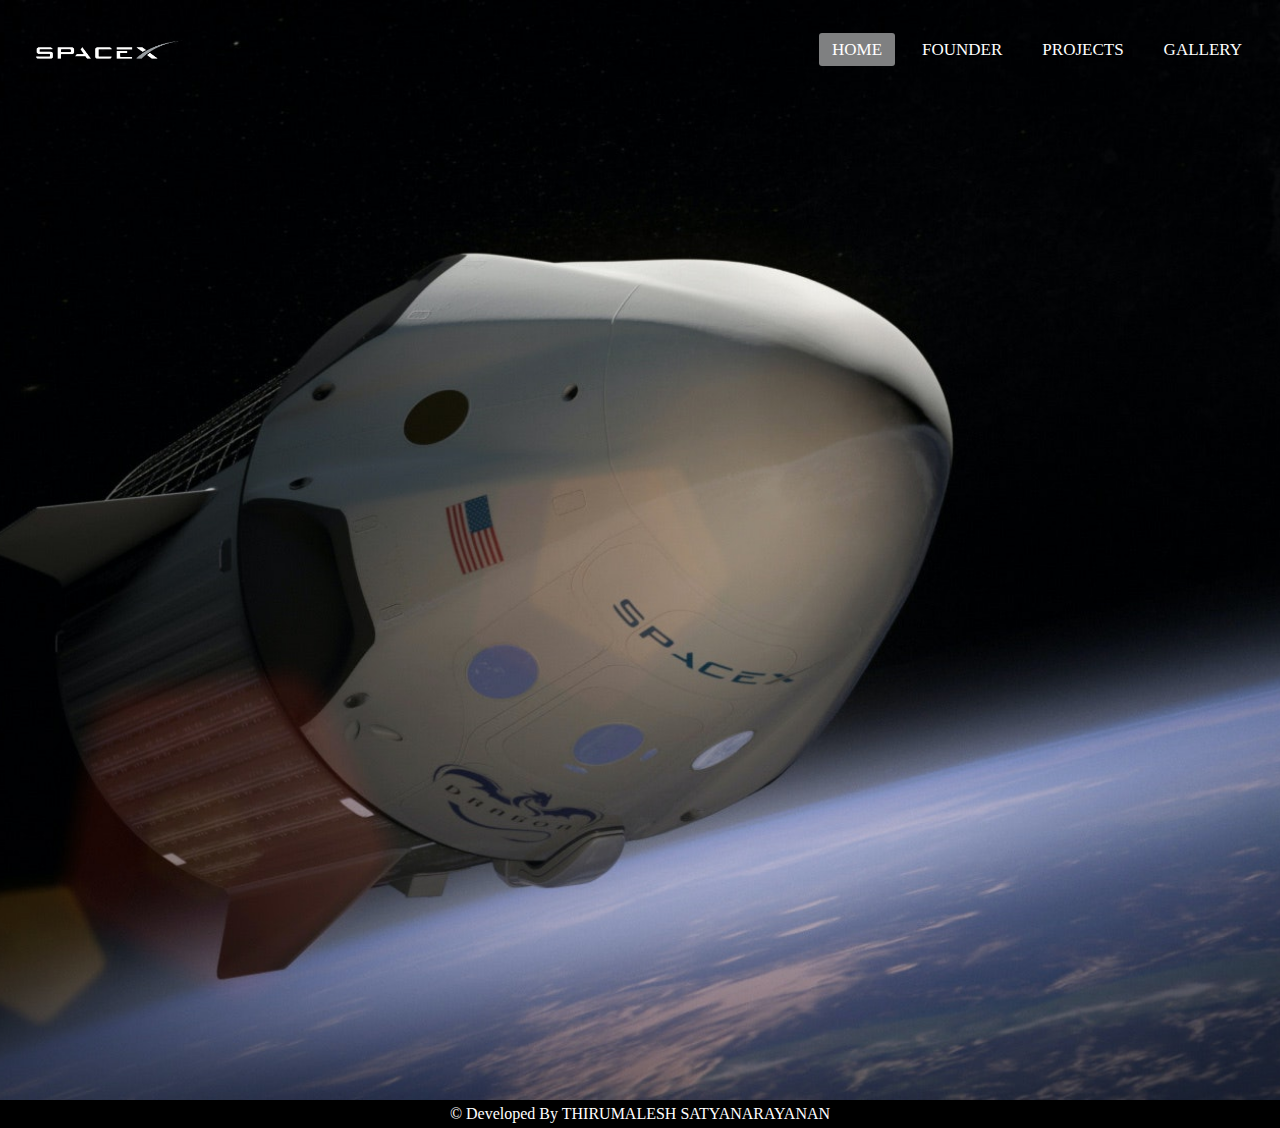
<file: index.html>
<!DOCTYPE html>
<html>
<head>
  <meta name="viewport" content="width=device-width, initial-scale=1">
  <link rel="stylesheet" href="https://cdn.jsdelivr.net/npm/bootstrap@4.6.2/dist/css/bootstrap.min.css" integrity="sha384-xOolHFLEh07PJGoPkLv1IbcEPTNtaed2xpHsD9ESMhqIYd0nLMwNLD69Npy4HI+N" crossorigin="anonymous">
  <link rel="stylesheet" href="./css/style.css">
  <link rel="stylesheet" href="./css/navbar.css">
  <title>SpaceX Home</title>
  <link rel="stylesheet" href="https://cdnjs.cloudflare.com/ajax/libs/font-awesome/5.15.3/css/all.min.css"/>

</head>
<body>


  <div class="bgimage">
    <!-- <div class="overlay"> -->
      <nav>
        <input type="checkbox" id="check">
        <label for="check" class="checkbtn">
          <i class="fas fa-bars"></i>
        </label>
        <label class="logo">
          <img src="./images/logo.png" height="100px" alt="SpaceX">
        </label>
        <ul>
          <li><a class="active" href="#">Home</a></li>
          <li><a href="/founder">Founder</a></li>
          <li><a href="/projects">Projects</a></li>
          <li><a href="/gallery">Gallery</a></li>
        </ul>
      </nav>
    <!-- </div> -->
    
    <div class="header1">
      <h1>
        <span>S</span>
        <span>P</span>
        <span>A</span>
        <span>C</span>
        <span>E</span>
        <span>X</span>
      </h1>
    </div>
    <div class="subtitles">
      <span>Reaching Beyond Earth, Together.</span>
    </div>
  </div>
  <footer class="footer">
    <p>&copy; Developed By <a href="https://www.linkedin.com/in/thirumalesh-satyanarayanan-663236279/" target="_blank">THIRUMALESH SATYANARAYANAN</a></p>
  </footer>

<script>
  const checkBtn = document.querySelector('.checkbtn');
  const subtitles = document.querySelector('.subtitles');
  const title = document.querySelector(".header1");

  // Add an event listener to the checkBtn
  checkBtn.addEventListener('click', () => {
    if (subtitles.style.display === 'none' && title.style.display === 'none') {
      subtitles.style.display = 'block';
      title.style.display = 'block';
    } else {
      subtitles.style.display = 'none';
      title.style.display = 'none';
    }
  });
</script>




  <script src="https://cdn.jsdelivr.net/npm/jquery@3.5.1/dist/jquery.slim.min.js" integrity="sha384-DfXdz2htPH0lsSSs5nCTpuj/zy4C+OGpamoFVy38MVBnE+IbbVYUew+OrCXaRkfj" crossorigin="anonymous"></script>
  <script src="https://cdn.jsdelivr.net/npm/bootstrap@4.6.2/dist/js/bootstrap.bundle.min.js" integrity="sha384-Fy6S3B9q64WdZWQUiU+q4/2Lc9npb8tCaSX9FK7E8HnRr0Jz8D6OP9dO5Vg3Q9ct" crossorigin="anonymous"></script>
</body>
</html>
</file>
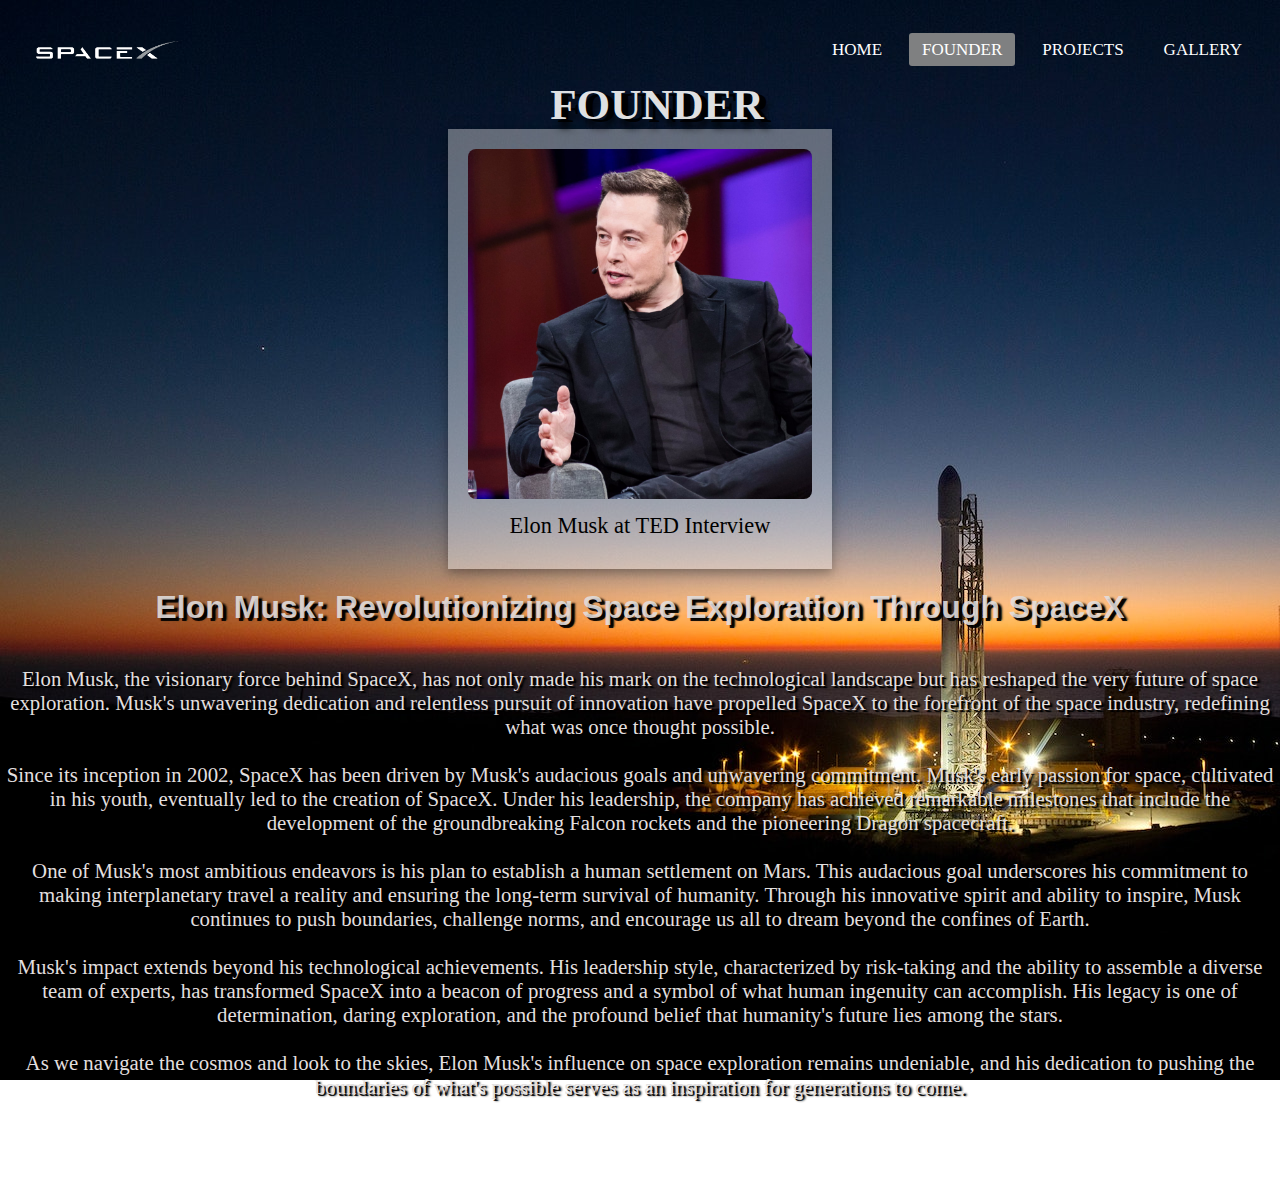
<file: founder.html>
<!DOCTYPE html>
<html lang="en">
<head>
    <meta charset="UTF-8">
    <meta name="viewport" content="width=device-width, initial-scale=1.0">
    <title>SpaceX Founder</title>
    <link rel="stylesheet" href="https://cdn.jsdelivr.net/npm/bootstrap@4.6.2/dist/css/bootstrap.min.css" integrity="sha384-xOolHFLEh07PJGoPkLv1IbcEPTNtaed2xpHsD9ESMhqIYd0nLMwNLD69Npy4HI+N" crossorigin="anonymous">
    <link rel="stylesheet" href="./css/style.css">
    <link rel="stylesheet" href="./css/navbar.css">

    
  <link rel="stylesheet" href="https://cdnjs.cloudflare.com/ajax/libs/font-awesome/5.15.3/css/all.min.css"/>
   

</head>
<body style='background: url("./images/founder.jpg") no-repeat fixed; ' >
    <nav>
        <input type="checkbox" id="check">
        <label for="check" class="checkbtn">
          <i class="fas fa-bars"></i>
        </label>
        <label class="logo">
          <img src="./images/logo.png" height="100px" alt="SpaceX">
        </label>
        <ul>
          <li><a href="/index">Home</a></li>
          <li><a class="active" href="/founder">Founder</a></li>
          <li><a href="/projects">Projects</a></li>
          <li><a href="/gallery">Gallery</a></li>
        </ul>
      </nav>

        <h2>FOUNDER</h2>
        <div class="muskimg">
            <img src="/images/musk.jpg" alt="Elon musk">
            <div class="container2">
            <p>Elon Musk at TED Interview</p>
            </div>
        </div>    
        <div class="para">
            <h3>Elon Musk: Revolutionizing Space Exploration Through SpaceX</h3>
            <p>Elon Musk, the visionary force behind SpaceX, has not only made his mark on the technological landscape but has reshaped the very future of space exploration. Musk's unwavering dedication and relentless pursuit of innovation have propelled SpaceX to the forefront of the space industry, redefining what was once thought possible. <br>
               <br> 
                Since its inception in 2002, SpaceX has been driven by Musk's audacious goals and unwavering commitment. Musk's early passion for space, cultivated in his youth, eventually led to the creation of SpaceX. Under his leadership, the company has achieved remarkable milestones that include the development of the groundbreaking Falcon rockets and the pioneering Dragon spacecraft. <br>
                <br>
                One of Musk's most ambitious endeavors is his plan to establish a human settlement on Mars. This audacious goal underscores his commitment to making interplanetary travel a reality and ensuring the long-term survival of humanity. Through his innovative spirit and ability to inspire, Musk continues to push boundaries, challenge norms, and encourage us all to dream beyond the confines of Earth. <br>
                <br>
                Musk's impact extends beyond his technological achievements. His leadership style, characterized by risk-taking and the ability to assemble a diverse team of experts, has transformed SpaceX into a beacon of progress and a symbol of what human ingenuity can accomplish. His legacy is one of determination, daring exploration, and the profound belief that humanity's future lies among the stars. <br>
                <br>
                As we navigate the cosmos and look to the skies, Elon Musk's influence on space exploration remains undeniable, and his dedication to pushing the boundaries of what's possible serves as an inspiration for generations to come. <br>
            </p>
            <br>
            <h4 style="color: white;">"When something is important enough, you do it even if the odds are not in your favor." - Elon Musk</h4>    
          <br>
            
        </div>
        
        
        </div>
        <script>
            const checkBtn = document.querySelector('.checkbtn');
            const subtitles = document.querySelector('.subtitles');
            const title = document.querySelector(".header1");
          
            // Add an event listener to the checkBtn
            checkBtn.addEventListener('click', () => {
              if (subtitles.style.display === 'none' && title.style.display === 'none') {
                subtitles.style.display = 'block';
                title.style.display = 'block';
              } else {
                subtitles.style.display = 'none';
                title.style.display = 'none';
              }
            });
          </script>
  
  <script src="https://cdn.jsdelivr.net/npm/jquery@3.5.1/dist/jquery.slim.min.js" integrity="sha384-DfXdz2htPH0lsSSs5nCTpuj/zy4C+OGpamoFVy38MVBnE+IbbVYUew+OrCXaRkfj" crossorigin="anonymous"></script>
  <script src="https://cdn.jsdelivr.net/npm/bootstrap@4.6.2/dist/js/bootstrap.bundle.min.js" integrity="sha384-Fy6S3B9q64WdZWQUiU+q4/2Lc9npb8tCaSX9FK7E8HnRr0Jz8D6OP9dO5Vg3Q9ct" crossorigin="anonymous"></script>
</html>
</file>
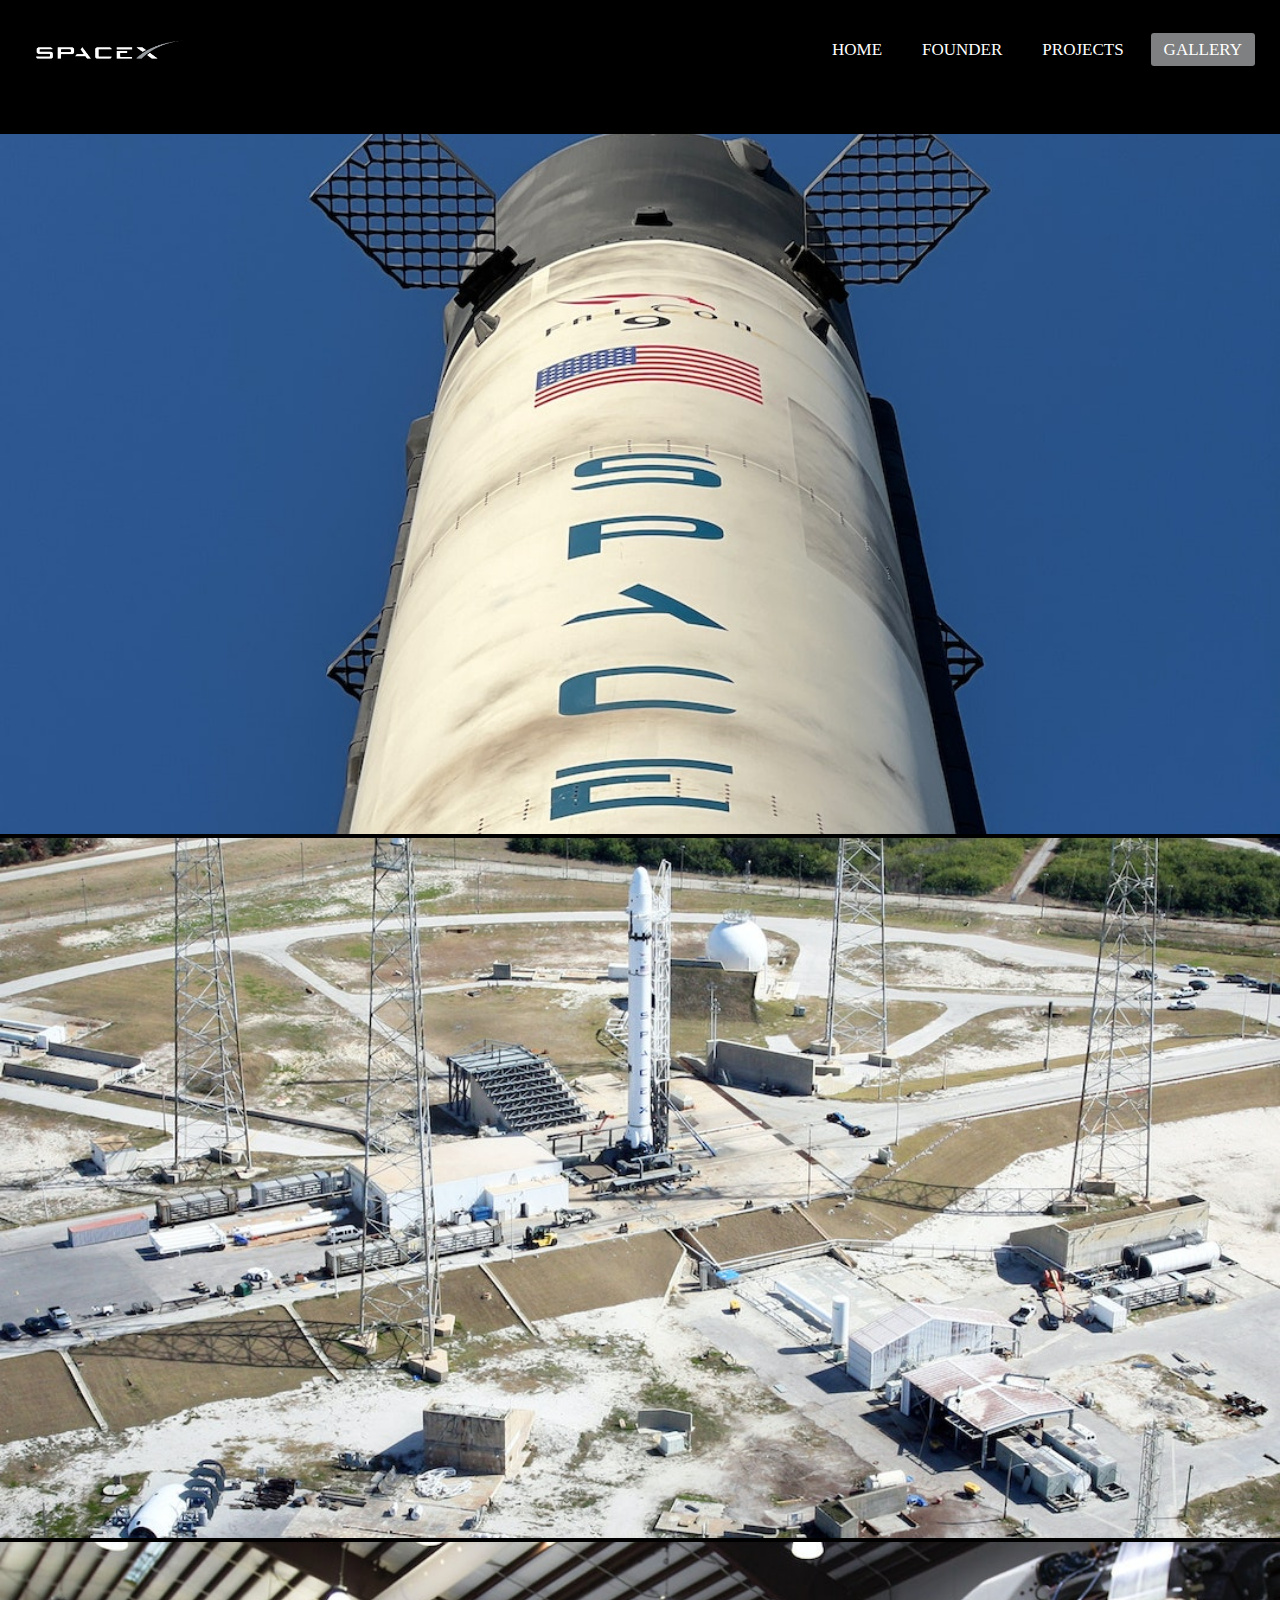
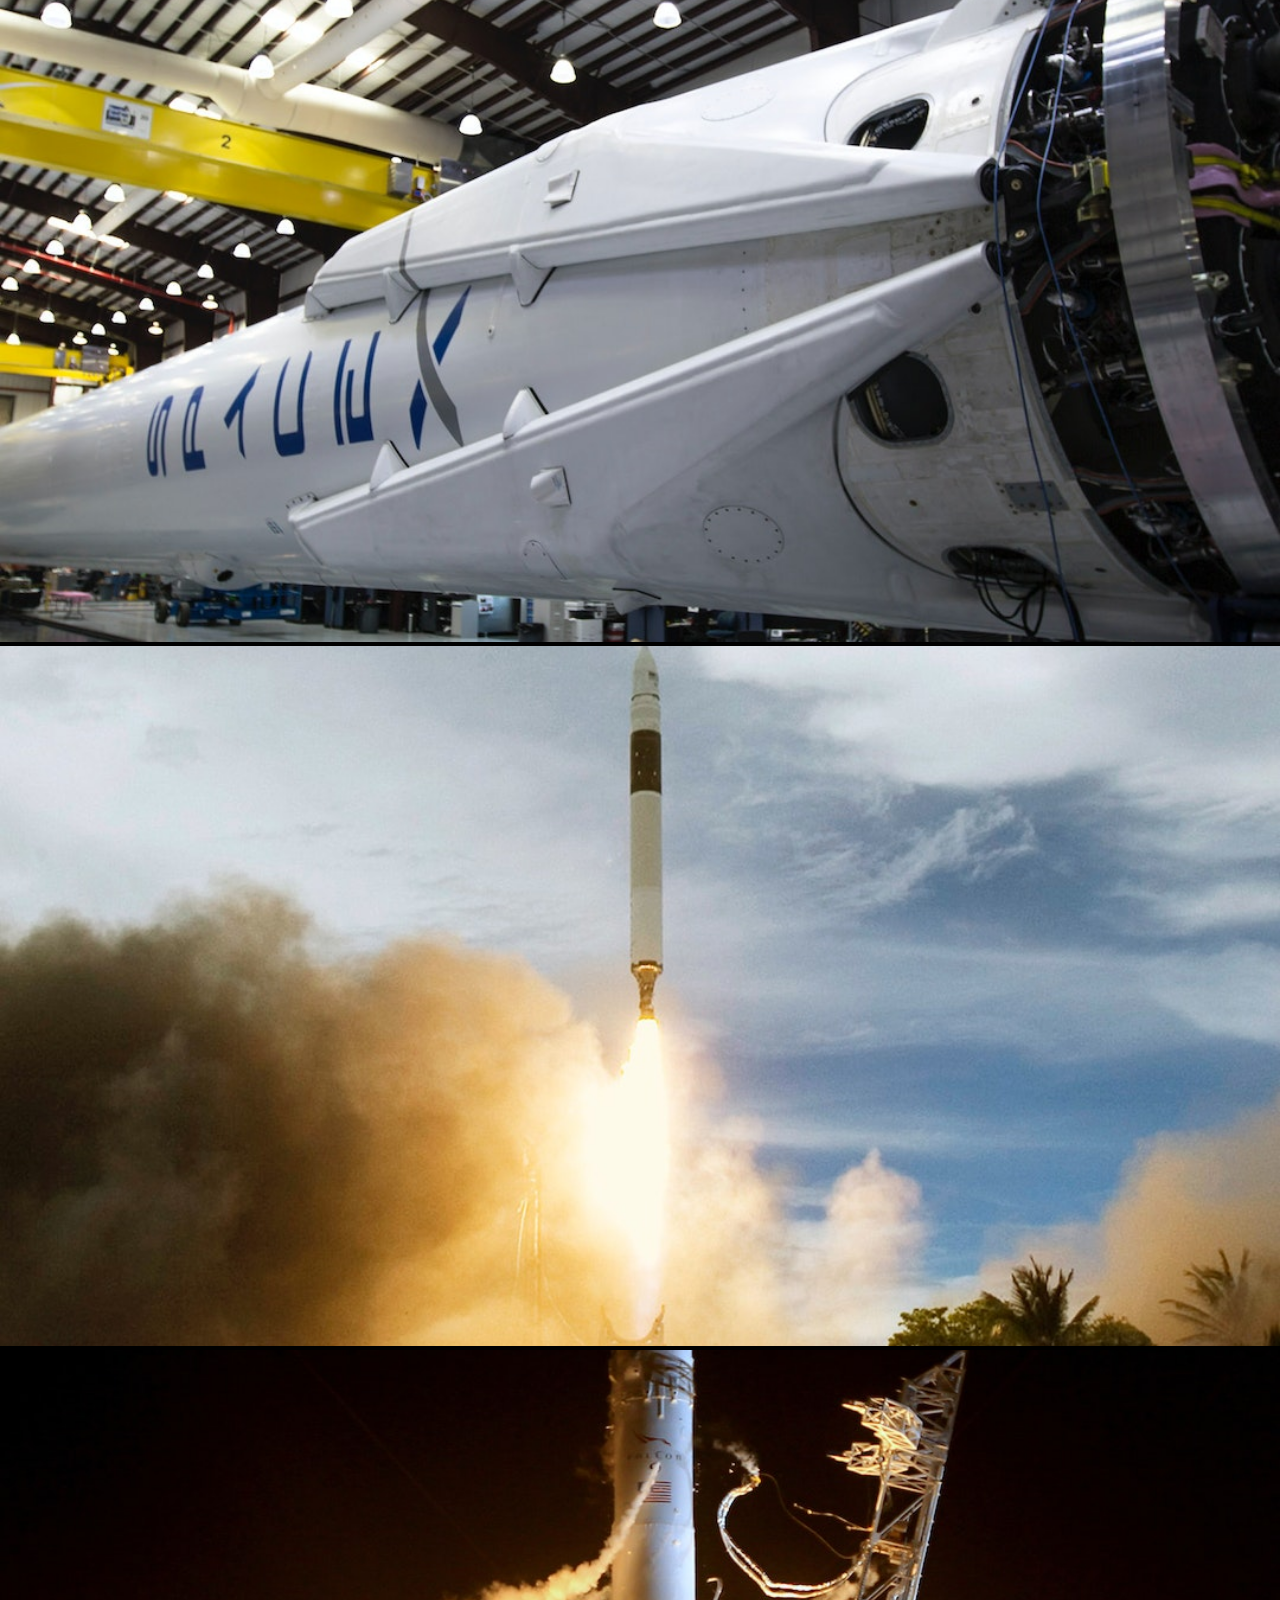
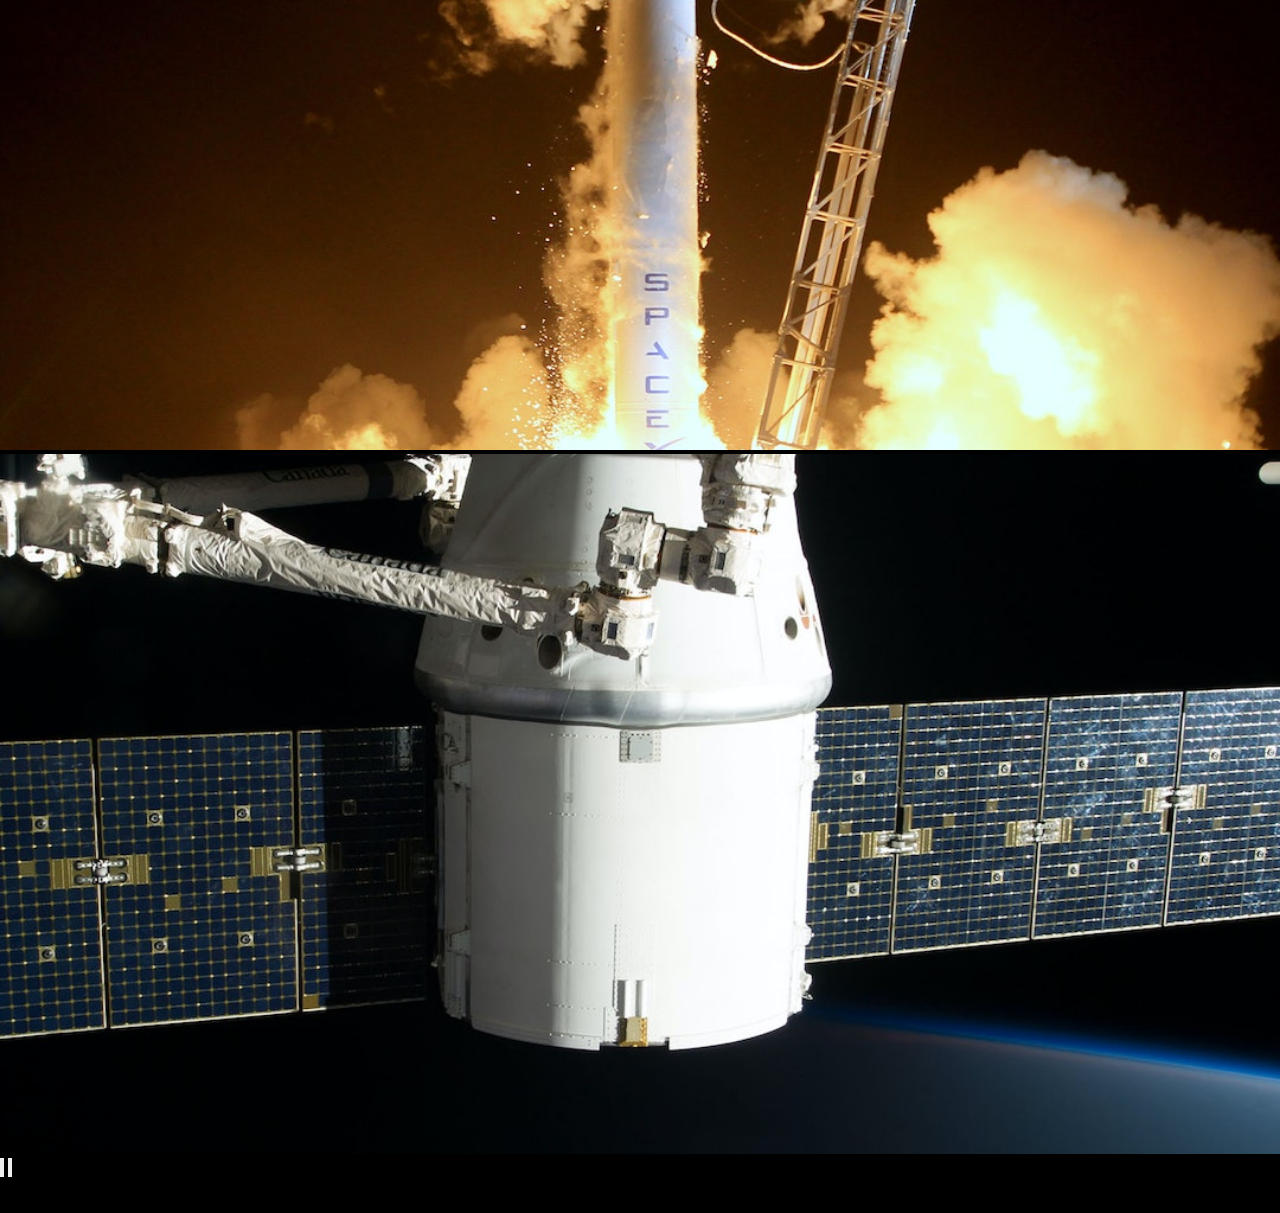
<file: gallery.html>
<!DOCTYPE html>
<html lang="en">
<head>
  <title class="gal">SpaceX Gallery</title>
  <meta charset="utf-8">
  <meta name="viewport" content="width=device-width, initial-scale=1">
  <link rel="stylesheet" href="https://cdn.jsdelivr.net/npm/bootstrap@4.6.2/dist/css/bootstrap.min.css" integrity="sha384-xOolHFLEh07PJGoPkLv1IbcEPTNtaed2xpHsD9ESMhqIYd0nLMwNLD69Npy4HI+N" crossorigin="anonymous">
    <link rel="stylesheet" href="./css/style.css">
    <link rel="stylesheet" href="./css/navbar.css">

    <link rel="stylesheet" href="https://cdnjs.cloudflare.com/ajax/libs/font-awesome/5.15.3/css/all.min.css"/>
  <style>
    /* Custom CSS for larger carousel images on mobile view */
    @media (max-width: 576px) {
  .carousel-inner img {
    width: 100%;
    max-height: 400px; /* You can adjust the maximum height as needed */
    object-fit: cover;
  }
}
   
    @media (max-width: 576px) {
      .carousel-inner img {
        width: 100%;
        max-height: 400px; /* You can adjust the maximum height as needed */
        object-fit: cover;
      }
    }
  </style>

</head>
<body style="background-color: black;">
  <nav>
    <input type="checkbox" id="check">
    <label for="check" class="checkbtn">
      <i class="fas fa-bars"></i>
    </label>
    <label class="logo">
      <img src="./images/logo.png" height="100px" alt="SpaceX">
    </label>
    <ul>
      <li><a href="/index">Home</a></li>
      <li><a href="/founder">Founder</a></li>
      <li><a href="/projects">Projects</a></li>
      <li><a class="active" href="/gallery">Gallery</a></li>
    </ul>
  </nav>
<br>
<br>
<br>

<div class="container">
  <div id="carouselExampleCaptions" class="carousel slide" data-ride="carousel">
    <ol class="carousel-indicators">
      <li data-target="#carouselExampleCaptions" data-slide-to="0" class="active"></li>
      <li data-target="#carouselExampleCaptions" data-slide-to="1"></li>
      <li data-target="#carouselExampleCaptions" data-slide-to="2"></li>
      <li data-target="#carouselExampleCaptions" data-slide-to="3"></li>
      <li data-target="#carouselExampleCaptions" data-slide-to="4"></li>
      <li data-target="#carouselExampleCaptions" data-slide-to="5"></li>
    </ol>
    <div class="carousel-inner">
      <div class="carousel-item active">
        <img src="/images/ver8.jpg" class="d-block w-100" alt="...">
        <div class="carousel-caption d-none d-md-block">
        </div>
      </div>
      <div class="carousel-item">
        <img src="/images/ver2.jpg" class="d-block w-100" alt="...">
        <div class="carousel-caption d-none d-md-block">
        </div>
      </div>
      <div class="carousel-item">
        <img src="images/ver9.jpg" class="d-block w-100" alt="...">
        <div class="carousel-caption d-none d-md-block">
        </div>
      </div>
      <div class="carousel-item">
        <img src="images/ver4.jpg" class="d-block w-100" alt="...">
        <div class="carousel-caption d-none d-md-block">
        </div>
      </div>
      <div class="carousel-item">
        <img src="images/ver6.jpg" class="d-block w-100" alt="...">
        <div class="carousel-caption d-none d-md-block">
        </div>
      </div>
      <div class="carousel-item">
        <img src="images/ver5.jpg" class="d-block w-100" alt="...">
        <div class="carousel-caption d-none d-md-block">
        </div>
      </div>
    </div>
    <button class="carousel-control-prev" type="button" data-target="#carouselExampleCaptions" data-slide="prev">
      <span class="carousel-control-prev-icon" aria-hidden="true"></span>
      <span class="sr-only">Previous</span>
    </button>
    <button class="carousel-control-next" type="button" data-target="#carouselExampleCaptions" data-slide="next">
      <span class="carousel-control-next-icon" aria-hidden="true"></span>
      <span class="sr-only">Next</span>
    </button>
  </div>
</div>
<!-- <script>
  const checkBtn = document.querySelector('.checkbtn');
  const header2 = document.querySelector('.header2');
  const timelineEntries = document.querySelectorAll('.dabba');

 
  checkBtn.addEventListener('click', () => {
    header2.style.display = header2.style.display === 'none' ? 'block' : 'none';
    timelineEntries.forEach(entry => {
      entry.style.display = entry.style.display === 'none' ? 'block' : 'none';
    });
  });
</script> -->
<script>
  const checkBtn = document.querySelector('.checkbtn');
  const container = document.querySelectorAll('.container');

  // Toggle carousel captions and navigation on hamburger menu click
  checkBtn.addEventListener('click', () => {
    container.forEach(caption => {
      caption.classList.toggle('d-none'); // Toggle the 'd-none' class
    });
  });
</script>

<br />
<br />
<script src="https://cdn.jsdelivr.net/npm/jquery@3.5.1/dist/jquery.slim.min.js" integrity="sha384-DfXdz2htPH0lsSSs5nCTpuj/zy4C+OGpamoFVy38MVBnE+IbbVYUew+OrCXaRkfj" crossorigin="anonymous"></script>
<script src="https://cdn.jsdelivr.net/npm/bootstrap@4.6.2/dist/js/bootstrap.bundle.min.js" integrity="sha384-Fy6S3B9q64WdZWQUiU+q4/2Lc9npb8tCaSX9FK7E8HnRr0Jz8D6OP9dO5Vg3Q9ct" crossorigin="anonymous"></script>
</body>
</html>
</file>
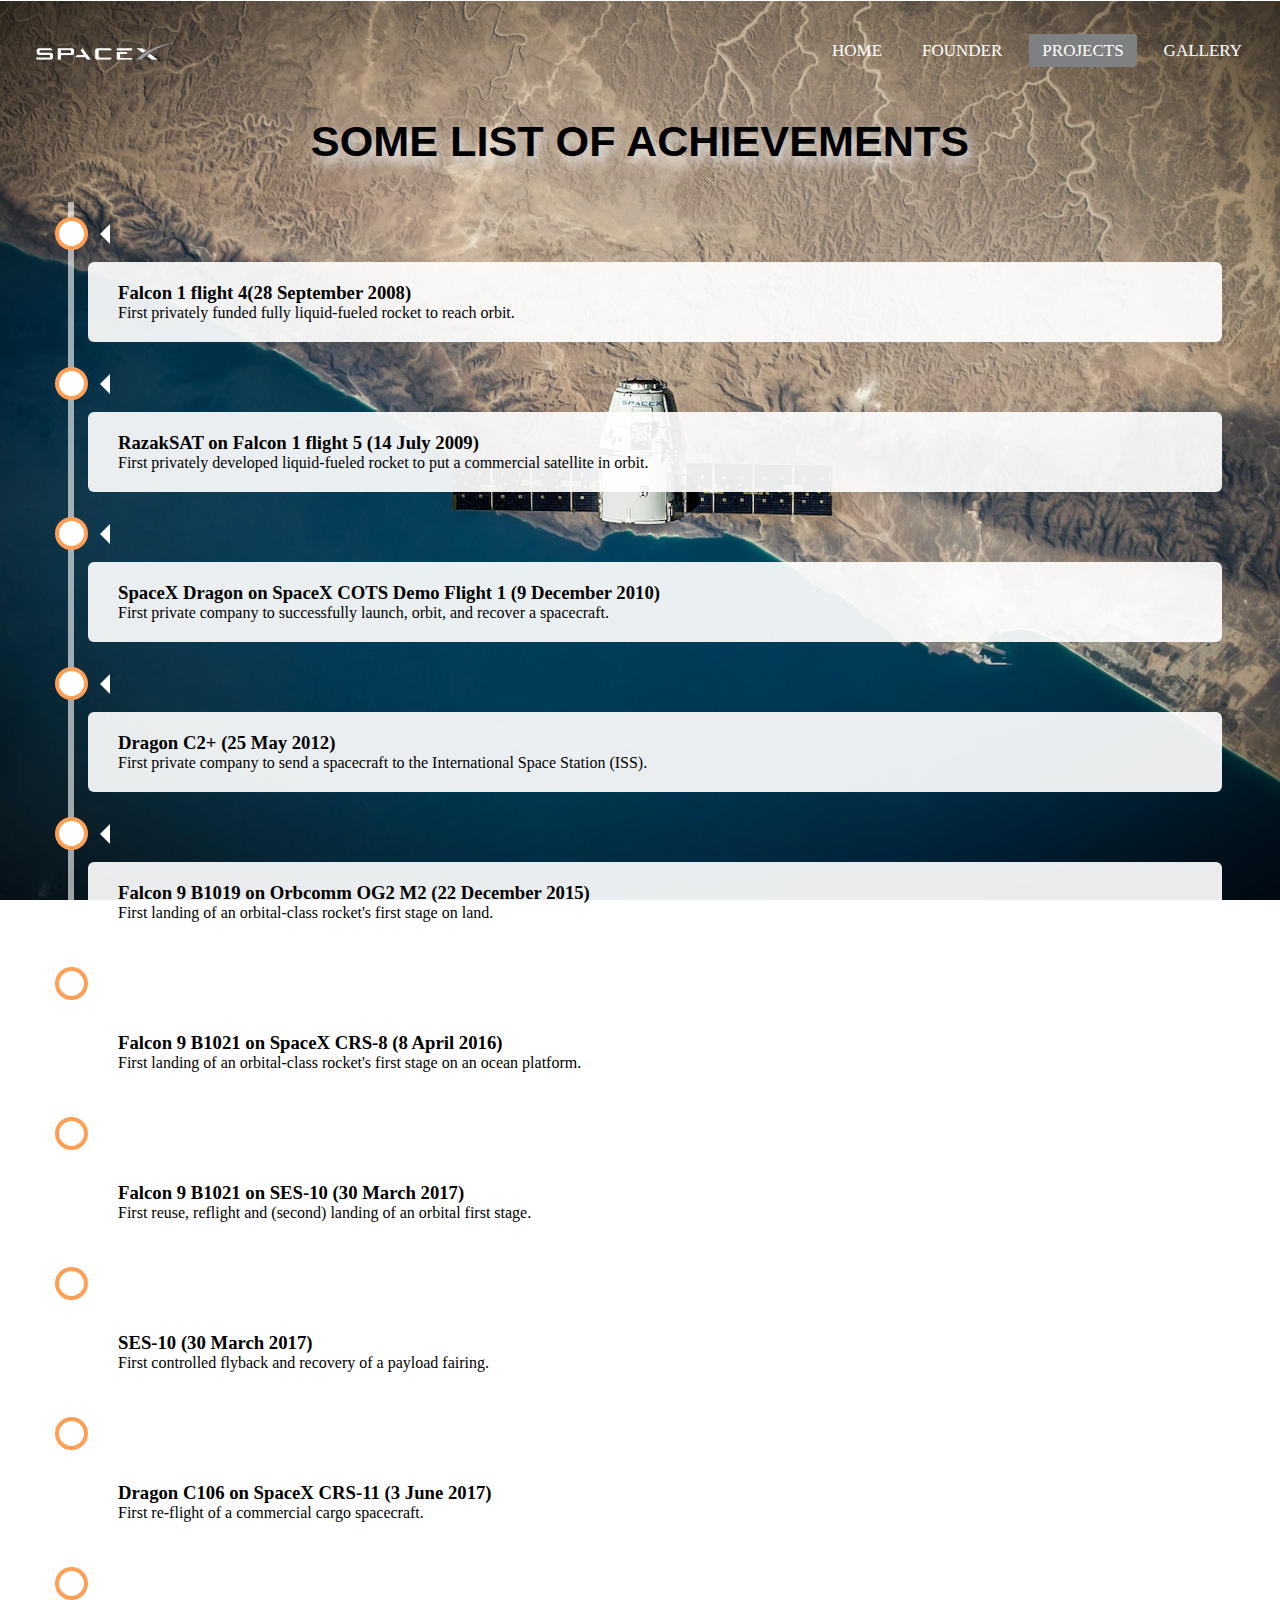
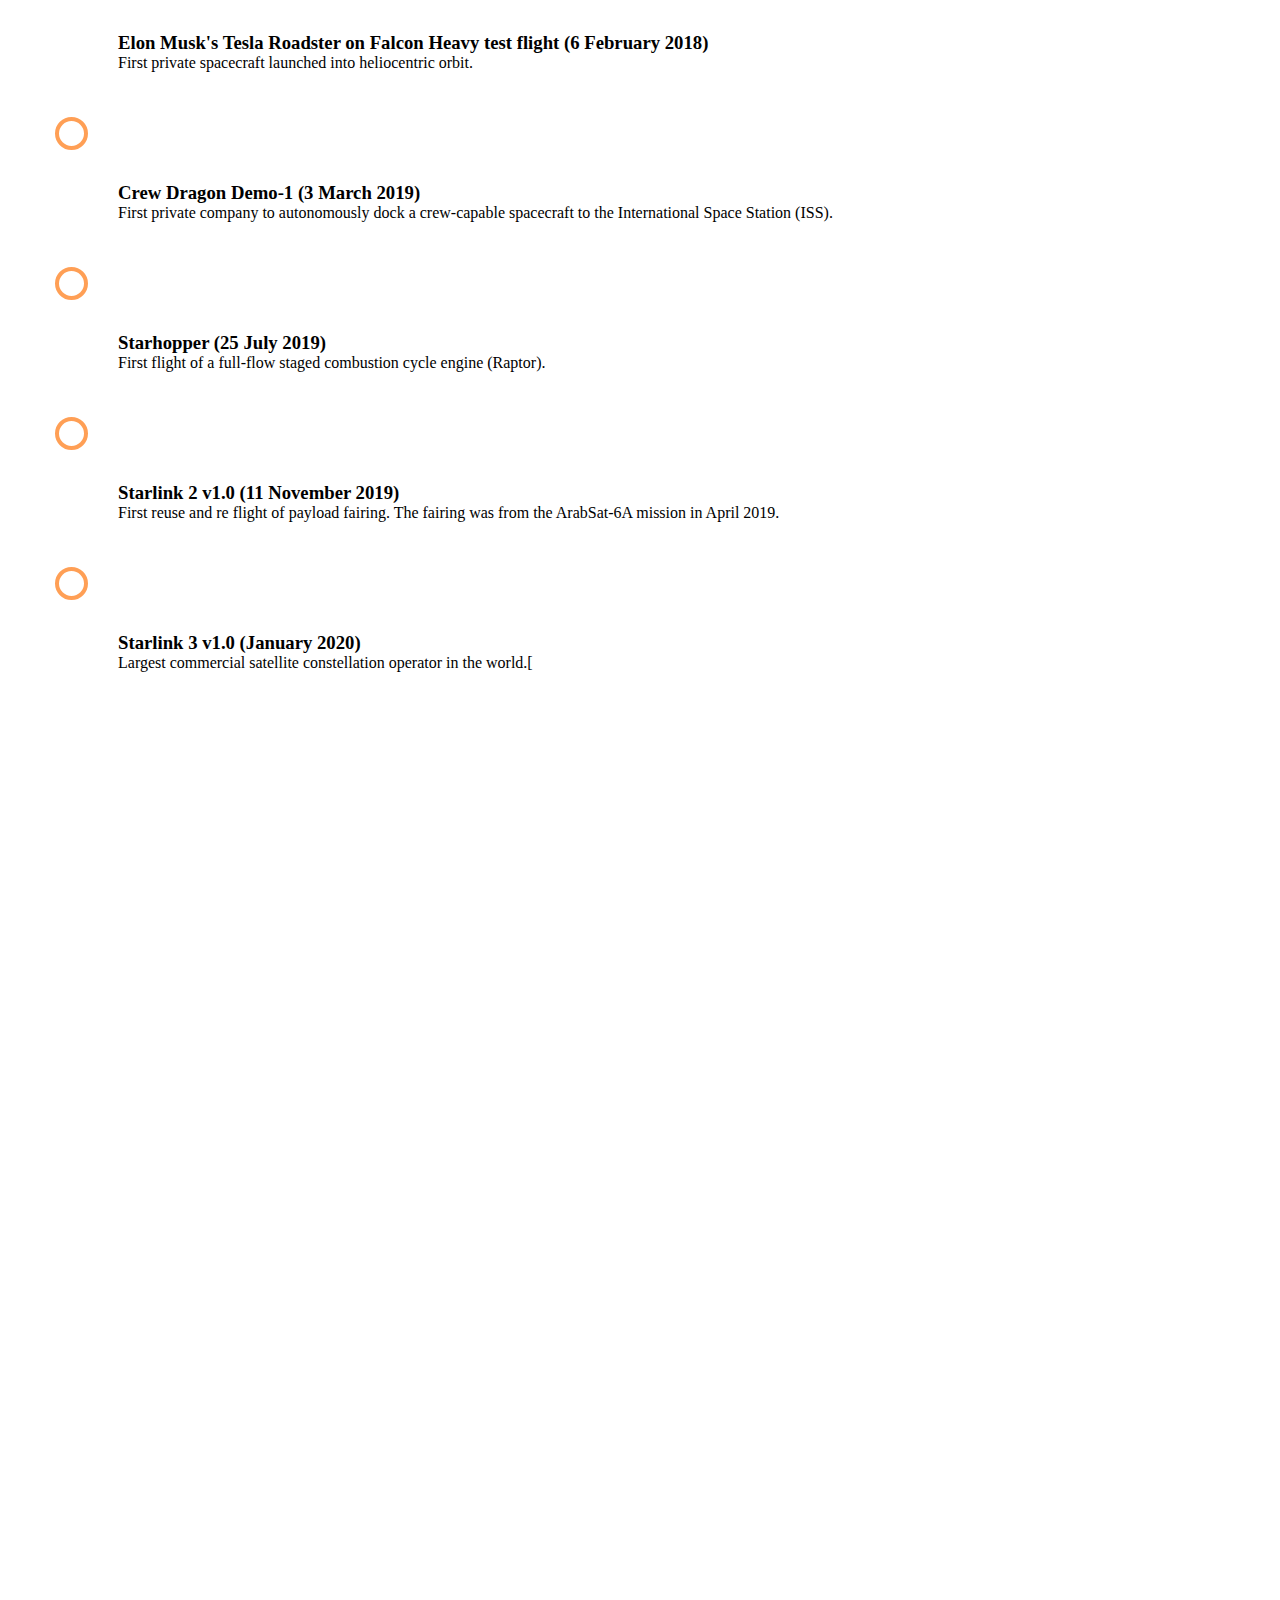
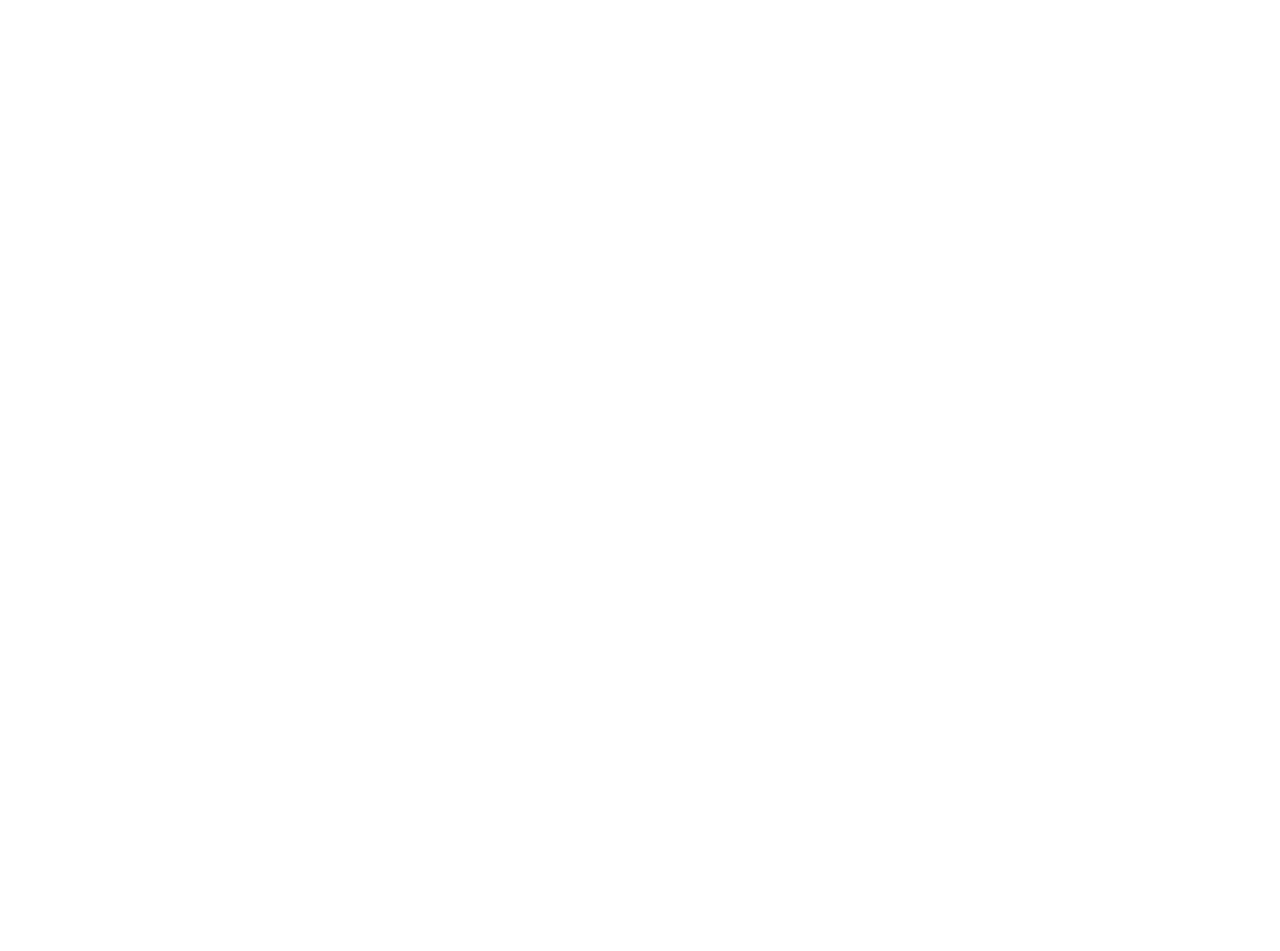
<file: projects.html>
<!DOCTYPE html>
<html lang="en">
<head>
    <meta charset="UTF-8">
    <meta name="viewport" content="width=device-width, initial-scale=1.0">
    <title>SpaceX Projects</title>
    <link rel="stylesheet" href="https://cdn.jsdelivr.net/npm/bootstrap@4.6.2/dist/css/bootstrap.min.css" integrity="sha384-xOolHFLEh07PJGoPkLv1IbcEPTNtaed2xpHsD9ESMhqIYd0nLMwNLD69Npy4HI+N" crossorigin="anonymous">
    <link rel="stylesheet" href="./css/style.css">
    <link rel="stylesheet" href="./css/navbar.css">

    <link rel="stylesheet" href="https://cdnjs.cloudflare.com/ajax/libs/font-awesome/5.15.3/css/all.min.css"/>
  </head>
<body>

    <div class="projects">
      <div class="overlay"></div>
      <nav>
        <input type="checkbox" id="check">
        <label for="check" class="checkbtn">
          <i class="fas fa-bars"></i>
        </label>
        <label class="logo">
          <img src="./images/logo.png" height="100px" alt="SpaceX">
        </label>
        <ul>
          <li><a href="/index">Home</a></li>
          <li><a href="/founder">Founder</a></li>
          <li><a class="active" href="/projects">Projects</a></li>
          <li><a href="/gallery">Gallery</a></li>
        </ul>
      </nav>
      <br>       <br>  
      <h1 class="header2">SOME LIST OF ACHIEVEMENTS</h1>
      <br>
      <br>
    <div class="timeline">
        <div class="dabba left">
          <div class="content">
            <h3>Falcon 1 flight 4(28 September 2008)</h3>
            <p>First privately funded fully liquid-fueled rocket to reach orbit.</p>
          </div>
        </div>
        <div class="dabba right">
          <div class="content">
            <h3>RazakSAT on Falcon 1 flight 5 (14 July 2009)</h3>
            <p>First privately developed liquid-fueled rocket to put a commercial satellite in orbit.</p>
          </div>
        </div>
        <div class="dabba left">
          <div class="content">
            <h3>SpaceX Dragon on SpaceX COTS Demo Flight 1 (9 December 2010)</h3>
            <p>First private company to successfully launch, orbit, and recover a spacecraft.</p>
          </div>
        </div>
        <div class="dabba right">
          <div class="content">
            <h3>Dragon C2+ (25 May 2012)</h3>
            <p>First private company to send a spacecraft to the International Space Station (ISS).</p>
          </div>
        </div>
        <div class="dabba left">
          <div class="content">
            <h3>Falcon 9 B1019 on Orbcomm OG2 M2 (22 December 2015)</h3>
            <p>First landing of an orbital-class rocket's first stage on land.</p>
          </div>
        </div>
        <div class="dabba right">
          <div class="content">
            <h3>Falcon 9 B1021 on SpaceX CRS-8 (8 April 2016)</h2>
            <p>First landing of an orbital-class rocket's first stage on an ocean platform.</p>
          </div>
        </div>
        <div class="dabba left">
            <div class="content">
              <h3>Falcon 9 B1021 on SES-10 (30 March 2017)</h2>
              <p>First reuse, reflight and (second) landing of an orbital first stage.</p>
            </div>
        </div>
        <div class="dabba right">
            <div class="content">
                <h3>SES-10 (30 March 2017)</h2>
                <p>First controlled flyback and recovery of a payload fairing.</p>
            </div>
        </div>
        <div class="dabba left">
            <div class="content">
                <h3>Dragon C106 on SpaceX CRS-11 (3 June 2017)</h2>
                <p>First re-flight of a commercial cargo spacecraft.</p>
            </div>
        </div>
        <div class="dabba right">
            <div class="content">
                <h3>Elon Musk's Tesla Roadster on Falcon Heavy test flight (6 February 2018)</h2>
                <p>First private spacecraft launched into heliocentric orbit.</p>
            </div>
        </div>
        <div class="dabba left">
            <div class="content">
                <h3>Crew Dragon Demo-1 (3 March 2019)</h2>
                <p>First private company to autonomously dock a crew-capable spacecraft to the International Space Station (ISS).</p>
            </div>
        </div>
        <div class="dabba right">
            <div class="content">
                <h3>Starhopper (25 July 2019)</h2>
                <p>First flight of a full-flow staged combustion cycle engine (Raptor).</p>
            </div>
        </div>
        <div class="dabba left">
            <div class="content">
          <h3>Starlink 2 v1.0 (11 November 2019)</h2>
          <p>First reuse and re flight of payload fairing. The fairing was from the ArabSat-6A mission in April 2019.</p>
        </div>
    </div>
    <div class="dabba right">
        <div class="content">
          <h3>Starlink 3 v1.0 (January 2020)</h2>
          <p>Largest commercial satellite constellation operator in the world.[</p>
        </div>
  
</div>


<script>
  const checkBtn = document.querySelector('.checkbtn');
  const header2 = document.querySelector('.header2');
  const timelineEntries = document.querySelectorAll('.dabba');

 
  checkBtn.addEventListener('click', () => {
    header2.style.display = header2.style.display === 'none' ? 'block' : 'none';
    timelineEntries.forEach(entry => {
      entry.style.display = entry.style.display === 'none' ? 'block' : 'none';
    });
  });
</script>

<script src="https://cdn.jsdelivr.net/npm/jquery@3.5.1/dist/jquery.slim.min.js" integrity="sha384-DfXdz2htPH0lsSSs5nCTpuj/zy4C+OGpamoFVy38MVBnE+IbbVYUew+OrCXaRkfj" crossorigin="anonymous"></script>
<script src="https://cdn.jsdelivr.net/npm/bootstrap@4.6.2/dist/js/bootstrap.bundle.min.js" integrity="sha384-Fy6S3B9q64WdZWQUiU+q4/2Lc9npb8tCaSX9FK7E8HnRr0Jz8D6OP9dO5Vg3Q9ct" crossorigin="anonymous"></script>
</html>
</body>
</html>
</file>
<file: css/style.css>
.bgimage {
  background: url('/images/spacex\ 2.jpg') no-repeat center;
  background-size: cover;
  height: 1100px;
  position: relative;

}

.header1 span {
  font-family:'Franklin Gothic Medium', 'Arial Narrow', Arial, sans-serif;
  font-size: 3em;
  text-align: center;
  position: relative;
  top: 200px;
  left: 510px;
  animation: scale 3s forwards cubic-bezier(0.5, 1, 0.89, 1);
  color: #cac9c9;
  text-shadow: 6px 9px 7px rgba(0, 0, 0, 0.884), 7px 3px 0px rgba(0, 0, 0, 0.884); 
}

.hide-subtitles .header1 {
  display: none;
}


@keyframes scale {
  100% {
    transform: scale(1);
  }
}

span {
  display: inline-block;
  opacity: 0;
  filter: blur(4px);
}

span:nth-child(1) {
  animation: fade-in 0.8s 0.1s forwards cubic-bezier(0.11, 0, 0.5, 0);
}

span:nth-child(2) {
  animation: fade-in 0.8s 0.2s forwards cubic-bezier(0.11, 0, 0.5, 0);
}

span:nth-child(3) {
  animation: fade-in 0.8s 0.3s forwards cubic-bezier(0.11, 0, 0.5, 0);
}

span:nth-child(4) {
  animation: fade-in 0.8s 0.4s forwards cubic-bezier(0.11, 0, 0.5, 0);
}

span:nth-child(5) {
  animation: fade-in 0.8s 0.5s forwards cubic-bezier(0.11, 0, 0.5, 0);
}

span:nth-child(6) {
  animation: fade-in 0.8s 0.6s forwards cubic-bezier(0.11, 0, 0.5, 0);
}

@keyframes fade-in {
  100% {
    opacity: 1;
    filter: blur(0);
  }
}


.subtitles span {
  text-shadow: 2px 2px 3px rgba(0, 0, 0, 0.884), 1px 2px rgba(0, 0, 0, 0.884);
  font-size: 1.89em;
  position: absolute;
  color: #3674a7;
  top: 450px;
  left: 550px;
}

.hide-subtitles .subtitles{
  display: none;
}

.footer {
  background-color: rgb(0, 0, 0);
  color: white;
  text-align: center;
  padding: 5px;
  margin-top: 0px;
}

.footer a {
  color: white;
}

@media (max-width: 858px) {
  
  .bgimage {
      background-size: cover;
      height: 580px;
      position: relative;
  }

  .header1 span {
    font-size: 1.6em;
    font-family: 'Franklin Gothic Medium', 'Arial Narrow', Arial, sans-serif;
    max-width: 90%; 
    transform: translate(-0.94%);
    text-shadow: 3px 3px 7px rgb(0, 0, 0, 0.884), 2px 2px rgb(0, 0, 0, 0.884);
    position: relative;
    top: 170px;
    left: 32px;      
  }

  .subtitles span {
      font-size: 1.29em;
      text-shadow: 3px 3px 7px rgb(0, 0, 0, 0.884), 2px 2px rgb(0, 0, 0, 0.884);
      position: relative;
      color: #6fa8d6de;
      top: 200px;
      left: 30px;   
  }

  .footer {
    background-color: black;
    color: white;
    text-align: center;
    padding: 5px;
    margin-top: 0px;
  }
}
.container-me {
  position: absolute;
  right: 5px;
  top: -10px;
  margin: 20px;
  width: auto;
}


.overlay {
position: fixed; /* Use 'fixed' instead of 'absolute' to cover the whole page */
background-color: rgba(0, 0, 0, 0.479);
}


.cencon {
display: flex;
justify-content: center;
align-items: center;
height: 100vh; /* Adjust this if needed */
}



.founder{
  background: url(/founder.jpg) no-repeat center;
  position: relative;
  margin-top: 1px;
  background-size: cover;
  height: 50%;
  color: whitesmoke;
  overflow: hidden;
  background-repeat: no-repeat;

  background-attachment: fixed;
  

}


h2{
  text-align: center;
  font-size: 2.7em;
  color:#ffffffe3;
  text-shadow: 7px 9px 7px rgb(0, 0, 0, 0.884), 7px 3px rgb(0, 0, 0, 0.884);
  padding-left:500px;
}

.muskimg{
  background-color: rgba(247, 245, 245, 0.384);
  width: 30%;
  box-shadow: 0 4px 8px 0 rgba(0, 0, 0, 0.2), 0 6px 20px 0 rgba(0, 0, 0, 0.19);
  margin: 0 auto;
  padding: 20px;
  text-align: center;
}

.muskimg img{
  height: 350px;
  width: 100%;
  object-fit: cover;
  border-radius: 8px;
  margin-bottom: 0px;
  background: none;
}

.container2{
  text-align: center;
  padding: 10px 20px;
  color: black;
  font-size: 1.4em;
}

.para h3{
  font-size: 2em;
  padding: 20px 0px ;
  text-align: center;
  text-shadow: 4px 2px 2px rgb(0, 0, 0, 0.884), 3px 3px rgb(0, 0, 0, 0.884);
  color: #e2dfdfe0;
  font-family:'Gill Sans', 'Gill Sans MT', Calibri, 'Trebuchet MS', sans-serif;
}

.para p{
  text-align: center;
  font-size: 1.3em;
  margin: 1em auto;
  max-width: 85em;
  font-family: Cambria, Cochin, Georgia, Times, 'Times New Roman', serif;
  text-shadow: 3px 2px 2px rgb(0, 0, 0, 0.884), 2px 2px rgb(0, 0, 0, 0.884);
  color: #e2dfdf;
}

.para h4{
  text-align: center;
  font-size: 1.5em;
  font-family:'Gill Sans', 'Gill Sans MT', Calibri, 'Trebuchet MS', sans-serif;
}

 /* The actual timeline (the vertical ruler) */
 .projects{
  background: url(/images/projects.jpg) no-repeat center;
  position: relative;
  margin-top: 1px;
  background-size: cover;
  height: 4150px;
  overflow: hidden;
  background-attachment: fixed;
}

.header2 {
  font-size: 2.7em;
  color: rgb(0, 0, 0);
  text-shadow: 3px 7px 11px whitesmoke;
  font-family: 'Trebuchet MS', 'Lucida Sans Unicode', 'Lucida Grande', 'Lucida Sans', Arial, sans-serif;
  text-align: center;
  /* margin: 0 auto; Center horizontally */
}

.timeline {
  position: relative;
  max-width: 1200px;
  margin: 0 auto;
}

/* The actual timeline (the vertical ruler) */
.timeline::after {
  content: '';
  position: absolute;
  width: 6px;
  background-color: rgba(255, 255, 255, 0.61);
  top: 0;
  bottom: 0;
  left: 50%;
  margin-left: -3px;
}

/* Container around content */
.dabba {
padding: 10px 40px;
position: relative;
background-color: inherit;
width: 50%;
}

/* The circles on the timeline */
.dabba::after {
content: '';
position: absolute;
width: 25px;
height: 25px;
right: -17px;
background-color: white;
border: 4px solid #FF9F55;
top: 15px;
border-radius: 50%;
z-index: 1;
}

/* Place the container to the left */
.left {
  left: 0;
}

/* Place the container to the right */
.right {
  left: 50%;
}

/* Add arrows to the left container (pointing right) */
.left::before {
  content: " ";
  height: 0;
  position: absolute;
  top: 22px;
  width: 0;
  z-index: 1;
  right: 31px;
  border: medium solid rgb(255, 255, 255);
  border-width: 10px 0 10px 10px;
  border-color: transparent transparent transparent rgb(255, 255, 255);
}

/* Add arrows to the right container (pointing left) */
.right::before {
  content: " ";
  height: 0;
  position: absolute;
  top: 22px;
  width: 0;
  z-index: 1;
  left: 30px;
  border: medium solid rgb(255, 255, 255);
  border-width: 10px 10px 10px 0;
  border-color: transparent white transparent transparent;
}

/* Fix the circle for containers on the right side */
.right::after {
  left: -14px;
}

/* Make sure all circles are at the same spot */
.left::after{
  left: 98%;
  }


/* The actual content */
.content {
  padding: 20px 30px; 
  background-color: rgba(255, 255, 255, 0.918);
  position: relative;
  border-radius: 6px;
}

.menu-toggle {
  display: none;
  cursor: pointer;
}

.bar {
  width: 25px;
  height: 3px;
  background-color: #f2f2f2ee;
  margin: 5px 0;
}

.gal{
  color: whitesmoke;
}

  /* Custom CSS for carousel images */
  .carousel-inner img {
    width: 100%;
    max-height: 700px; /* Adjust the maximum height as needed for PC view */
    object-fit: cover;
  }




/* For common mobile view sizes */
@media (max-width: 858px) {

  h2{
    padding-left: 65px;
  }

  .muskimg {
    margin: 40px;
    width: 80%;
    height: auto;
  
  }

  .para h3{
    font-size: 1.4em;
    padding: 20px 0px ;
    text-align: center;
    text-shadow: 6px 2px 2px rgb(0, 0, 0, 0.884), 4px 4px rgb(0, 0, 0, 0.884);
    color: #e2dfdfe0;
    font-family:'Gill Sans', 'Gill Sans MT', Calibri, 'Trebuchet MS', sans-serif;
    font-weight: bold;
  }

  .para p{
    text-align: center;
    font-size: 1em;
    margin: 1em auto;
    max-width: 85em;
    font-family: Cambria, Cochin, Georgia, Times, 'Times New Roman', serif;
    text-shadow: 3px 2px 2px rgb(0, 0, 0, 0.884), 2px 2px rgb(0, 0, 0, 0.884);
    color: #e2dfdf;
  }

  .para h4{
    text-align: center;
    font-size: 1.3em;
    font-family:'Gill Sans', 'Gill Sans MT', Calibri, 'Trebuchet MS', sans-serif;
    font-weight: bold;
  }

.carousel-inner img {
  width: 100%;
  max-height: 1200px; /* You can adjust the maximum height as needed */
  object-fit: cover;
}
}



/* Media queries - Responsive timeline on screens less than 600px wide */
@media screen and (max-width: 1800px)  {
  /* Place the timelime to the left */

  .timeline::after {
  left: 31px;
  }
  
  /* Full-width containers */
  .dabba {
  width: 100%;
  padding: 60px 18px 10px 48px;
  }

  
  /* Make sure that all arrows are pointing leftwards */
  .dabba::before {
  left: 60px;
  border: medium solid white;
  border-width: 10px 10px 10px 0;
  border-color: transparent white transparent transparent;
  }

  /* Make sure all circles are at the same spot */
  .left::after, .right::after {
  left: 15px;
  }
  
  /* Make all right containers behave like the left ones */
  .right {
  left: 0%;
  }  

}
</file>
<file: css/navbar.css>
*{
    text-decoration: none;

    padding: 0;
    margin: 0;
    list-style-type: none;
    box-sizing: border-box;
  }
  body{
    font-family: montserrat;
  }
  nav{

    height: 80px;
    width: 100%;
  }
  
  label.logo{
    font-size: 30px;
    padding-top: 0px;
    padding-left: 20px;
  }

.logo img {
    height: 100px;
}


  nav ul{
    float: right;
    margin-right: 20px;
  }
  nav ul li{
    display: inline-block;
    line-height: 100px;
    margin: 0 5px;
    text-decoration: none;

  }
  nav ul li a{
    color: white;
    font-size: 17px;
    padding: 7px 13px;
    border-radius: 3px;
    text-transform: uppercase;
    text-decoration: none;


  }
  a.active,a:hover{
    background: #7f8081;
    transition: .5s;
    text-decoration: none;
    color: white;
  }
  .checkbtn{
    font-size: 30px;
    color: white;
    float: right;
    line-height: 80px;
    margin-right: 40px;
    cursor: pointer;
    display: none;
  }
  #check{
    display: none;
  }
  @media (max-width: 858px){
    label.logo{
      font-size: 30px;
      padding-left: 20px;
    }
    nav ul li a{
      font-size: 16px;
    }
  }
  @media (max-width: 858px){

    .logo img {
        height: 80px; /* Adjust the size for smaller screens */
    }
    .checkbtn{
      display: block;
        
    }

    .checkbtn:active .subtitles{
        display: none;
    }
    ul{
      position: fixed;
      width: 100%;
      height: 100vh;
      background: #05070a;
      top: 80px;
      left: -100%;
      text-align: center;
      transition: all .5s;
    }
    nav ul li{
      display: block;
      margin: 50px 0;
      line-height: 30px;
    }
    nav ul li a{
      font-size: 20px;
    }
    a:hover,a.active{
      background: none;
      color: #0082e6;
    }
    #check:checked ~ ul{
      left: 0;
    }
  }
</file>
